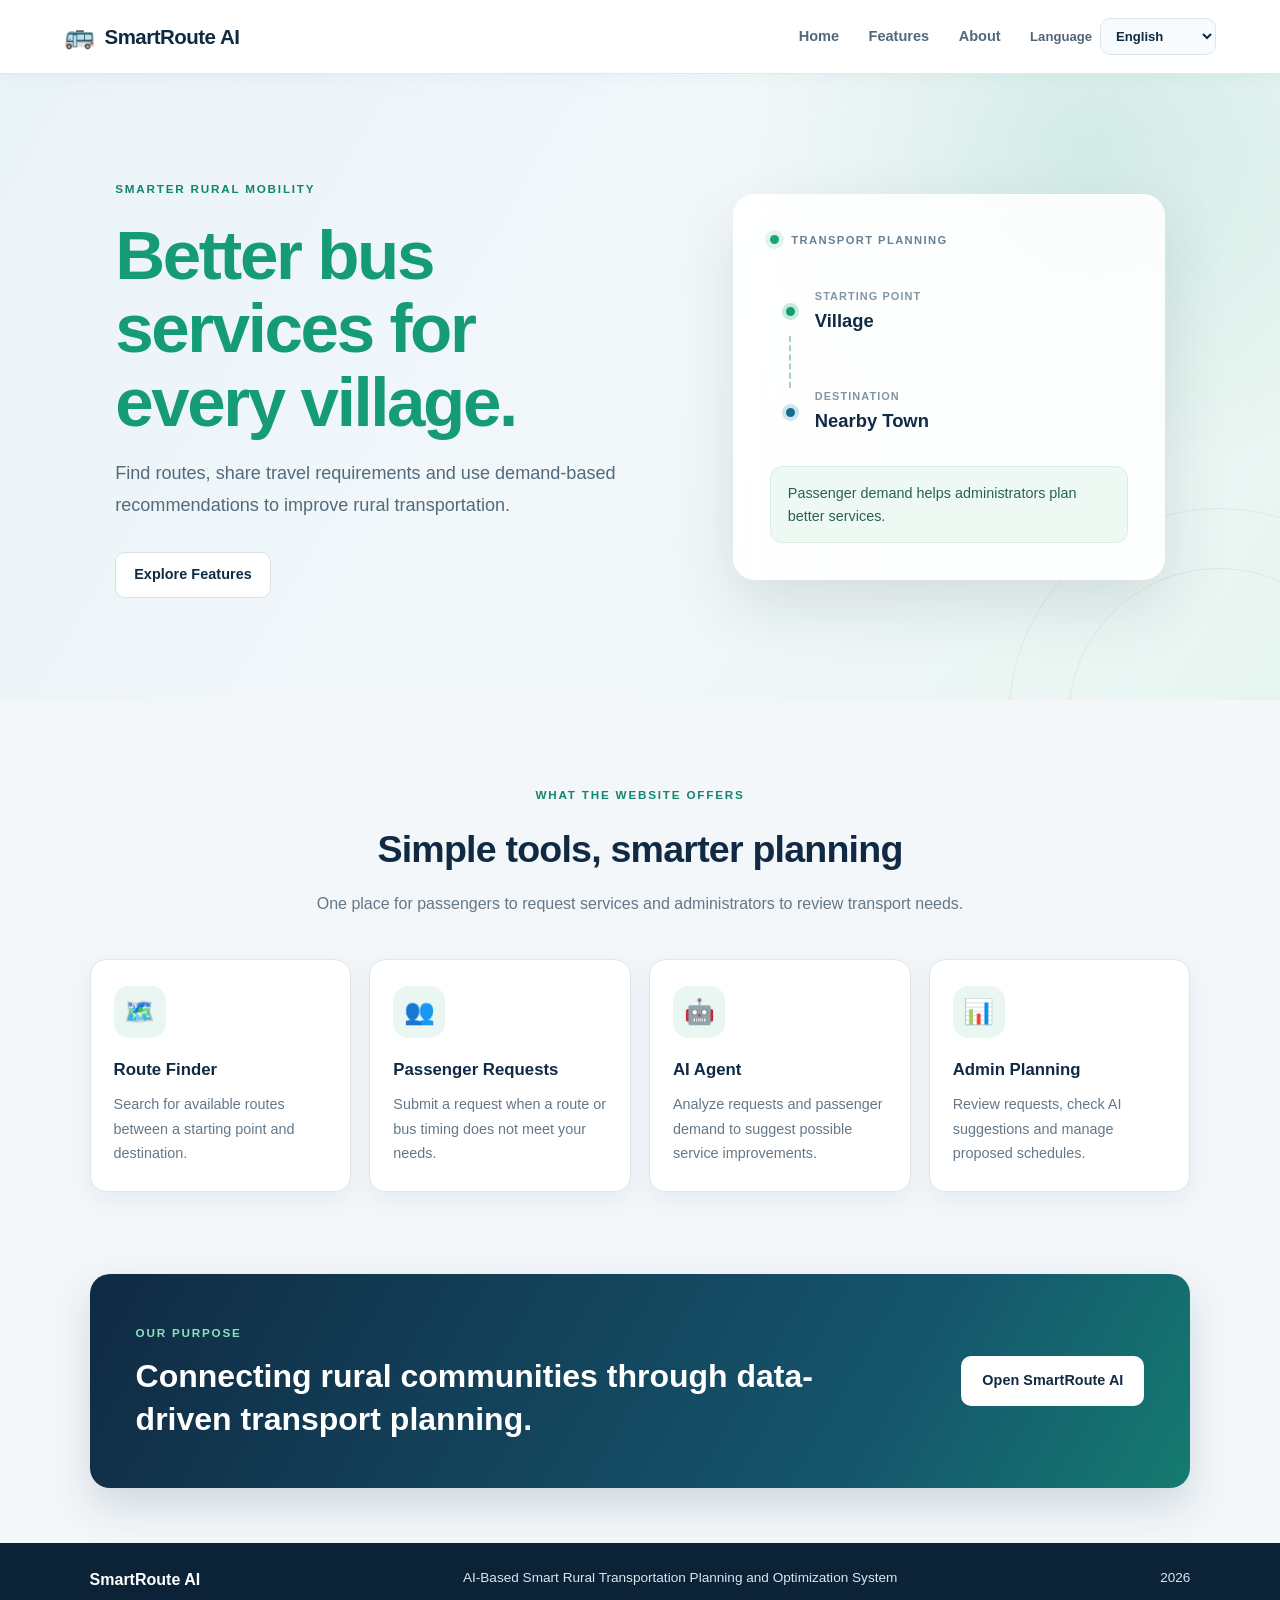
<file: index.html>
<!DOCTYPE html>
<html lang="en">
<head>
  <meta charset="UTF-8">
  <meta name="viewport" content="width=device-width, initial-scale=1.0">
  <meta name="description" content="SmartRoute AI helps improve rural transportation planning.">
  <title>SmartRoute AI | Rural Transportation</title>
  <link rel="stylesheet" href="css/style.css">
</head>
<body>
  <header class="site-header">
    <a class="brand" href="index.html"><span class="brand-icon">🚌</span> SmartRoute AI</a>
    <nav class="main-nav" aria-label="Main navigation">
      <a href="#home" data-i18n="navHome">Home</a>
      <a href="#features" data-i18n="navFeatures">Features</a>
      <a href="#about" data-i18n="navAbout">About</a>
      <label class="language-picker"><span data-i18n="languageLabel">Language</span>
        <select id="language-select" aria-label="Select language">
          <option value="en">English</option>
          <option value="ta">தமிழ்</option>
          <option value="te">తెలుగు</option>
          <option value="hi">हिन्दी</option>
          <option value="bn">বাংলা</option>
          <option value="mr">मराठी</option>
          <option value="gu">ગુજરાતી</option>
          <option value="kn">ಕನ್ನಡ</option>
          <option value="ml">മലയാളം</option>
          <option value="pa">ਪੰਜਾਬੀ</option>
          <option value="or">ଓଡ଼ିଆ</option>
          <option value="as">অসমীয়া</option>
          <option value="ur">اردو</option>
        </select>
      </label>
    </nav>
  </header>

  <main>
    <section class="hero" id="home">
      <div class="hero-copy">
        <span class="eyebrow" data-i18n="eyebrow">SMARTER RURAL MOBILITY</span>
        <h1><span data-i18n="heroTitle">Better bus services for</span> <span data-i18n="heroTitleAccent">every village.</span></h1>
        <p data-i18n="heroDescription">Find routes, share travel requirements and use demand-based recommendations to improve rural transportation.</p>
        <div class="hero-actions">
          <a class="button button-secondary" href="#features" data-i18n="explore">Explore Features</a>
        </div>
      </div>
      <div class="hero-panel">
        <div class="panel-top"><span class="live-dot"></span> <span data-i18n="panelTitle">TRANSPORT PLANNING</span></div>
        <div class="route-visual">
          <div class="route-point"><span class="point-dot"></span><div><small data-i18n="startingPoint">STARTING POINT</small><strong data-i18n="village">Village</strong></div></div>
          <div class="route-line"></div>
          <div class="route-point"><span class="point-dot point-end"></span><div><small data-i18n="destination">DESTINATION</small><strong data-i18n="nearbyTown">Nearby Town</strong></div></div>
        </div>
        <div class="panel-note" data-i18n="panelNote">Passenger demand helps administrators plan better services.</div>
      </div>
    </section>

    <section class="section" id="features">
      <div class="section-heading">
        <span class="eyebrow" data-i18n="featuresEyebrow">WHAT THE WEBSITE OFFERS</span>
        <h2 data-i18n="featuresTitle">Simple tools, smarter planning</h2>
        <p data-i18n="featuresDescription">One place for passengers to request services and administrators to review transport needs.</p>
      </div>
      <div class="feature-grid">
        <article class="feature-card"><div class="feature-icon">🗺️</div><h3 data-i18n="routeFinder">Route Finder</h3><p data-i18n="routeDescription">Search for available routes between a starting point and destination.</p></article>
        <article class="feature-card"><div class="feature-icon">👥</div><h3 data-i18n="passengerRequests">Passenger Requests</h3><p data-i18n="requestDescription">Submit a request when a route or bus timing does not meet your needs.</p></article>
        <article class="feature-card"><div class="feature-icon">🤖</div><h3 data-i18n="aiAgent">AI Agent</h3><p data-i18n="agentDescription">Analyze requests and passenger demand to suggest possible service improvements.</p></article>
        <article class="feature-card"><div class="feature-icon">📊</div><h3 data-i18n="adminPlanning">Admin Planning</h3><p data-i18n="adminDescription">Review requests, check AI suggestions and manage proposed schedules.</p></article>
      </div>
    </section>

    <section class="about-band" id="about">
      <div><span class="eyebrow" data-i18n="purposeEyebrow">OUR PURPOSE</span><h2 data-i18n="purposeTitle">Connecting rural communities through data-driven transport planning.</h2></div>
      <a class="button button-light" href="login.html" data-i18n="openApp">Open SmartRoute AI</a>
    </section>
  </main>

  <footer class="site-footer"><strong>SmartRoute AI</strong><span>AI-Based Smart Rural Transportation Planning and Optimization System</span></footer>
  <script src="js/main.js"></script>
</body>
</html>
</file>
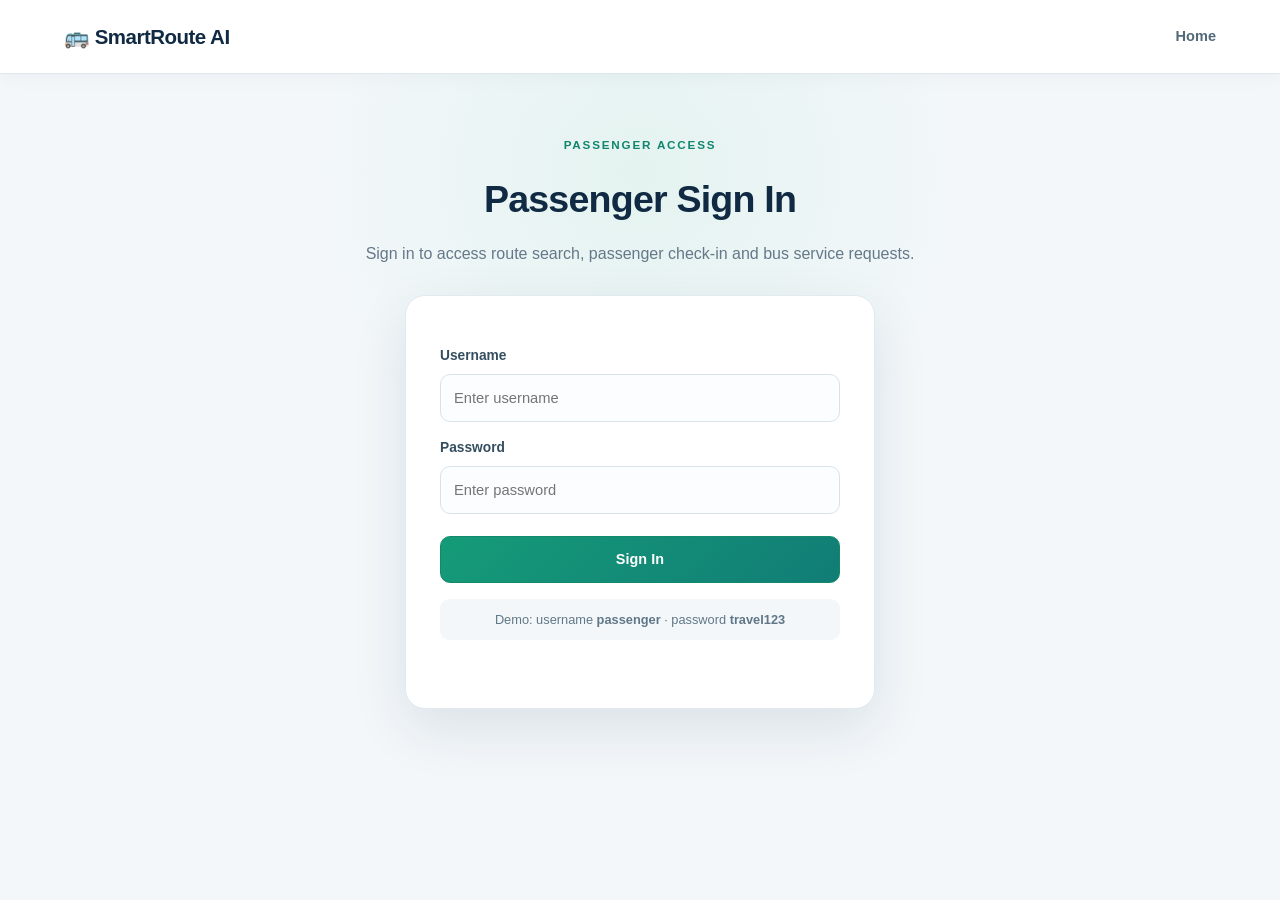
<file: login.html>
<!DOCTYPE html>
<html lang="en">
<head>
  <meta charset="UTF-8">
  <meta name="viewport" content="width=device-width, initial-scale=1.0">
  <title>Passenger Login | SmartRoute AI</title>
  <link rel="stylesheet" href="css/style.css">
</head>
<body>
  <header class="site-header">
    <a class="brand" href="index.html">🚌 SmartRoute AI</a>
    <nav class="main-nav"><a href="index.html">Home</a></nav>
  </header>
  <main class="section login-section">
    <div class="section-heading">
      <span class="eyebrow">PASSENGER ACCESS</span>
      <h2>Passenger Sign In</h2>
      <p>Sign in to access route search, passenger check-in and bus service requests.</p>
    </div>
    <section class="login-card">
      <label for="passenger-username">Username</label>
      <input id="passenger-username" type="text" placeholder="Enter username" autocomplete="username">
      <label for="passenger-password">Password</label>
      <input id="passenger-password" type="password" placeholder="Enter password" autocomplete="current-password">
      <button class="button button-primary full-button" type="button" onclick="passengerLogin()">Sign In</button>
      <p class="demo-note">Demo: username <strong>passenger</strong> · password <strong>travel123</strong></p>
      <p id="login-error" class="form-message" aria-live="polite"></p>
    </section>
  </main>
  <script src="js/api-config.js"></script>
  <script src="js/login.js"></script>
</body>
</html>
</file>
<file: css/style.css>
:root {
  --navy: #12345a;
  --blue: #1f5f91;
  --green: #16845b;
  --ink: #1d2b3a;
  --muted: #667789;
  --surface: #ffffff;
  --background: #f4f8fb;
  --border: #e1e9ef;
}
* { box-sizing: border-box; margin: 0; padding: 0; }
html { scroll-behavior: smooth; }
body { font-family: Arial, Helvetica, sans-serif; color: var(--ink); background: var(--background); line-height: 1.6; }
a { color: inherit; text-decoration: none; }
.site-header { min-height: 76px; padding: 16px 7%; display: flex; align-items: center; justify-content: space-between; gap: 24px; background: var(--surface); border-bottom: 1px solid var(--border); }
.brand { display: flex; align-items: center; gap: 10px; color: var(--navy); font-size: 1.35rem; font-weight: 800; }
.brand-icon { font-size: 1.6rem; }
.main-nav { display: flex; align-items: center; gap: 28px; color: #526477; font-size: .95rem; }
.main-nav a:hover { color: var(--green); }
.nav-button { padding: 10px 18px; border-radius: 8px; color: white !important; background: var(--green); }
.hero { min-height: 510px; padding: 76px 9%; display: grid; grid-template-columns: 1.15fr .85fr; align-items: center; gap: 55px; background: linear-gradient(120deg, #eaf4fb, #e9f7ef); }
.eyebrow { color: var(--green); font-size: .75rem; font-weight: 800; letter-spacing: 1.5px; }
.hero h1 { max-width: 650px; margin: 16px 0; color: var(--navy); font-size: clamp(2.5rem, 5vw, 4.2rem); line-height: 1.1; }
.hero h1 span { color: var(--green); }
.hero-copy > p { max-width: 580px; color: var(--muted); font-size: 1.08rem; }
.hero-actions { display: flex; flex-wrap: wrap; gap: 12px; margin-top: 28px; }
.button { display: inline-flex; justify-content: center; align-items: center; padding: 12px 21px; border: 1px solid transparent; border-radius: 8px; font-weight: 700; cursor: pointer; }
.button-primary { color: white; background: var(--green); }
.button-primary:hover, .nav-button:hover { background: #106b49; }
.button-secondary { color: var(--navy); background: white; border-color: var(--border); }
.hero-panel { padding: 28px; border: 1px solid #dce8e3; border-radius: 18px; background: rgba(255,255,255,.92); box-shadow: 0 18px 45px rgba(27,65,86,.10); }
.panel-top { color: var(--muted); font-size: .75rem; font-weight: 800; letter-spacing: 1px; }
.live-dot { display: inline-block; width: 9px; height: 9px; margin-right: 8px; border-radius: 50%; background: #22a06b; }
.route-visual { padding: 35px 12px 25px; }
.route-point { display: flex; align-items: center; gap: 14px; }
.point-dot { width: 15px; height: 15px; border: 4px solid #b8e6d0; border-radius: 50%; background: var(--green); }
.point-end { border-color: #c8ddf0; background: var(--blue); }
.route-point small { display: block; color: #8795a2; font-size: .68rem; letter-spacing: 1px; }
.route-point strong { color: var(--navy); font-size: 1.1rem; }
.route-line { height: 45px; margin-left: 7px; border-left: 2px dashed #9ab9aa; }
.panel-note { padding: 15px; border-radius: 9px; color: #426352; background: #eff8f2; font-size: .9rem; }
.section { padding: 75px 7%; }
.section-heading { max-width: 700px; margin: 0 auto 35px; text-align: center; }
.section-heading h2 { margin: 10px 0; color: var(--navy); font-size: 2rem; }
.section-heading p { color: var(--muted); }
.feature-grid { display: grid; grid-template-columns: repeat(4, 1fr); gap: 18px; }
.feature-card { padding: 25px; border: 1px solid var(--border); border-radius: 13px; background: white; box-shadow: 0 7px 20px rgba(30,60,80,.04); }
.feature-icon { margin-bottom: 12px; font-size: 1.8rem; }
.feature-card h3 { margin-bottom: 8px; color: var(--navy); }
.feature-card p { color: var(--muted); font-size: .92rem; }
.about-band { padding: 42px 9%; display: flex; align-items: center; justify-content: space-between; gap: 30px; color: white; background: var(--navy); }
.about-band h2 { max-width: 720px; margin-top: 8px; font-size: 1.7rem; }
.about-band .eyebrow { color: #9be0bf; }
.button-light { flex-shrink: 0; color: var(--navy); background: white; }
.site-footer { padding: 23px 7%; display: flex; justify-content: space-between; gap: 15px; color: #dbe6ef; background: #0d2948; font-size: .85rem; }
@media (max-width: 850px) { .hero { grid-template-columns: 1fr; gap: 35px; } .feature-grid { grid-template-columns: repeat(2, 1fr); } }
@media (max-width: 600px) { .site-header { flex-direction: column; } .main-nav { flex-wrap: wrap; justify-content: center; gap: 15px; } .hero { padding: 55px 7%; } .feature-grid { grid-template-columns: 1fr; } .about-band, .site-footer { flex-direction: column; align-items: flex-start; } }

/* Passenger login module */
.login-section { padding-top: 55px; }
.login-card { width: min(100%, 520px); margin: 0 auto; padding: 30px; border: 1px solid var(--border); border-radius: 16px; background: white; box-shadow: 0 12px 35px rgba(30,60,80,.08); }
.assistant-icon { width: 58px; height: 58px; display: grid; place-items: center; margin: 0 auto 12px; border-radius: 16px; background: #eaf7f0; font-size: 1.8rem; }
.login-card > h3 { margin-bottom: 5px; color: var(--navy); text-align: center; }
.muted-text { margin: 0 0 20px; color: var(--muted); text-align: center; font-size: .9rem; }
.login-card label { display: block; margin: 14px 0 6px; color: var(--ink); font-size: .9rem; font-weight: 700; }
.login-card input, .login-card textarea { width: 100%; padding: 12px 13px; border: 1px solid var(--border); border-radius: 8px; color: var(--ink); background: #fbfdfe; font: inherit; resize: vertical; }
.login-card input:focus, .login-card textarea:focus { outline: 2px solid #b8e6d0; border-color: var(--green); }
.full-button { width: 100%; margin-top: 15px; }
.form-message { min-height: 22px; margin-top: 12px; font-size: .9rem; }
.success-message { color: var(--green); }
.error-message { color: #b54735; }
.credentials-box { margin-top: 24px; padding-top: 22px; border-top: 1px solid var(--border); }
.credentials-box h3 { color: var(--navy); }
.credentials-box .muted-text { margin: 5px 0 14px; text-align: left; }
.demo-note { margin-top: 12px; color: var(--muted); font-size: .82rem; text-align: center; }
[hidden] { display: none !important; }
@media (max-width: 600px) { .login-card { padding: 22px; } }


/* Passenger dashboard */
.dashboard-section { padding-top: 45px; }
.dashboard-welcome { display: flex; align-items: center; justify-content: space-between; gap: 20px; margin-bottom: 30px; padding: 30px 35px; border-radius: 16px; background: linear-gradient(120deg, #eaf4fb, #e9f7ef); }
.dashboard-welcome h1 { margin: 8px 0; color: var(--navy); font-size: clamp(1.8rem, 4vw, 2.5rem); }
.dashboard-welcome p { color: var(--muted); }
.welcome-icon { font-size: 3.4rem; }
.dashboard-grid { display: grid; grid-template-columns: repeat(2, minmax(0, 1fr)); gap: 20px; }
.dashboard-card { padding: 25px; border: 1px solid var(--border); border-radius: 14px; background: white; box-shadow: 0 7px 20px rgba(30,60,80,.04); }
.card-heading { display: flex; align-items: flex-start; gap: 13px; margin-bottom: 18px; }
.card-heading > span { font-size: 1.7rem; }
.card-heading h2 { color: var(--navy); font-size: 1.25rem; }
.card-heading p { color: var(--muted); font-size: .88rem; }
.dashboard-card label { display: block; margin: 12px 0 5px; font-size: .9rem; font-weight: 700; }
.dashboard-card input, .dashboard-card select, .dashboard-card textarea { width: 100%; padding: 11px 12px; border: 1px solid var(--border); border-radius: 8px; background: #fbfdfe; color: var(--ink); font: inherit; }
.dashboard-card input:focus, .dashboard-card select:focus, .dashboard-card textarea:focus { outline: 2px solid #b8e6d0; border-color: var(--green); }
.result-area { margin-top: 18px; }
.route-result, .request-result { margin-top: 12px; padding: 15px; border: 1px solid var(--border); border-radius: 10px; background: #fbfdfe; }
.route-result h3 { margin: 8px 0 4px; color: var(--navy); }
.route-result p, .request-result p { margin-top: 5px; font-size: .9rem; }
.status-pill { display: inline-block; padding: 4px 9px; border-radius: 20px; font-size: .72rem; font-weight: 800; }
.status-available, .status-approved { color: #126b49; background: #e4f5ec; }
.status-pending { color: #8a5a12; background: #fff3d9; }
.status-rejected { color: #a33b32; background: #fdebea; }
.small-note { color: var(--muted); font-size: .8rem !important; }
.request-top { display: flex; align-items: center; justify-content: space-between; gap: 10px; }
.admin-note { color: var(--green); }
.demo-warning { margin-top: 24px; padding: 14px 16px; border-radius: 9px; color: #775b20; background: #fff6df; font-size: .86rem; }
@media (max-width: 850px) { .dashboard-grid { grid-template-columns: 1fr; } }
@media (max-width: 600px) { .dashboard-welcome { padding: 23px; } .welcome-icon { font-size: 2.4rem; } .dashboard-card { padding: 20px; } }


/* Interactive passenger route map */
.map-title { margin-top: 22px; color: var(--navy); font-size: 1.05rem; }
#route-map { width: 100%; height: 330px; margin-top: 10px; border: 1px solid var(--border); border-radius: 10px; z-index: 1; }
.map-message { margin-top: 8px; }


/* Admin dashboard */
.admin-section { padding-top: 45px; }
.admin-stat-grid { display: grid; grid-template-columns: repeat(4, minmax(0, 1fr)); gap: 15px; margin-bottom: 22px; }
.admin-stat { padding: 20px; border: 1px solid var(--border); border-radius: 12px; background: white; }
.admin-stat span { display: block; color: var(--muted); font-size: .88rem; }
.admin-stat strong { display: block; margin-top: 5px; color: var(--navy); font-size: 2rem; }
.admin-panel-card { margin-top: 20px; }
.admin-request-card { margin: 12px 0; padding: 18px; border: 1px solid var(--border); border-radius: 10px; background: #fbfdfe; }
.admin-request-card h3 { margin-top: 9px; color: var(--navy); }
.admin-request-card p { margin-top: 6px; font-size: .9rem; }
.admin-request-card label { display: block; margin-top: 12px; font-size: .88rem; font-weight: 700; }
.admin-request-card textarea { width: 100%; padding: 10px; border: 1px solid var(--border); border-radius: 8px; font: inherit; }
.admin-actions { display: flex; gap: 10px; margin-top: 12px; }
.button-danger { color: white; background: #b54735; }
.demand-row { display: flex; justify-content: space-between; align-items: center; gap: 12px; padding: 14px 0; border-bottom: 1px solid var(--border); }
.demand-count { color: var(--green); font-weight: 800; white-space: nowrap; }
@media (max-width: 850px) { .admin-stat-grid { grid-template-columns: repeat(2, minmax(0, 1fr)); } }
@media (max-width: 500px) { .admin-stat-grid { grid-template-columns: 1fr 1fr; } .admin-stat { padding: 14px; } .admin-stat strong { font-size: 1.5rem; } .demand-row { align-items: flex-start; flex-direction: column; } }


/* CSV demand prediction and recommendation agent */
.dataset-metrics { display: grid; grid-template-columns: repeat(3, minmax(0, 1fr)); gap: 12px; margin: 12px 0; }
.dataset-metrics > div { padding: 16px; border: 1px solid var(--border); border-radius: 9px; background: #f8fbfd; }
.dataset-metrics strong { display: block; color: var(--navy); font-size: 1.5rem; }
.dataset-metrics span { color: var(--muted); font-size: .82rem; }
.agent-card { margin: 12px 0; padding: 17px; border: 1px solid var(--border); border-left: 4px solid var(--green); border-radius: 10px; background: #fbfefd; }
.agent-card p { margin-top: 7px; font-size: .9rem; }
.agent-action { padding: 10px; border-radius: 7px; color: #285c43; background: #eaf7ef; }
@media (max-width: 600px) { .dataset-metrics { grid-template-columns: 1fr; } }


/* Admin passenger demand charts */
.chart-grid { display: grid; grid-template-columns: minmax(0, 1.4fr) minmax(0, 1fr); gap: 20px; margin-top: 12px; }
.chart-panel { min-width: 0; padding: 18px; border: 1px solid var(--border); border-radius: 10px; background: #fbfdfe; }
.chart-panel h3 { margin-bottom: 12px; color: var(--navy); font-size: 1rem; }
.chart-panel canvas { width: 100% !important; height: 280px !important; }
@media (max-width: 750px) { .chart-grid { grid-template-columns: 1fr; } }


/* Schedule optimization proposals */
.schedule-card { margin: 12px 0; padding: 18px; border: 1px solid var(--border); border-left: 4px solid var(--blue); border-radius: 10px; background: #fbfdff; }
.schedule-card p { margin-top: 7px; font-size: .9rem; }
.schedule-card label { display: block; margin-top: 12px; font-size: .88rem; font-weight: 700; }
.schedule-card textarea { width: 100%; padding: 10px; border: 1px solid var(--border); border-radius: 8px; font: inherit; }


/* Home navigation language selector */
.language-picker { display: inline-flex; align-items: center; gap: 7px; color: #526477; font-size: .88rem; font-weight: 700; }
.language-picker select { max-width: 125px; padding: 8px 10px; border: 1px solid var(--border); border-radius: 8px; color: var(--navy); background: white; font: inherit; cursor: pointer; }
.language-picker select:focus { outline: 2px solid #b8e6d0; border-color: var(--green); }
@media (max-width: 600px) { .language-picker { justify-content: center; } }

@media (max-width:760px){.site-header{flex-wrap:wrap}.main-nav{flex-wrap:wrap;gap:12px}}


/* Route Finder live location autocomplete */
.location-autocomplete { position: relative; width: 100%; }
.location-autocomplete input { display: block; }
.autocomplete-suggestions {
  position: absolute;
  top: calc(100% + 4px);
  left: 0;
  right: 0;
  z-index: 20;
  max-height: 250px;
  overflow-y: auto;
  border: 1px solid var(--border);
  border-radius: 9px;
  background: #fff;
  box-shadow: 0 10px 25px rgba(20, 45, 65, .14);
}
.autocomplete-option {
  display: block;
  width: 100%;
  padding: 10px 12px;
  border: 0;
  border-bottom: 1px solid var(--border);
  color: var(--ink);
  background: #fff;
  text-align: left;
  font: inherit;
  font-size: .86rem;
  cursor: pointer;
}
.autocomplete-option:last-child { border-bottom: 0; }
.autocomplete-option:hover, .autocomplete-option:focus {
  outline: none;
  background: #eaf7ef;
}
.autocomplete-message { padding: 11px 12px; color: var(--muted); font-size: .84rem; }


.bus-assignment-form { margin-top: 14px; padding: 14px; border: 1px solid var(--border); border-radius: 9px; background: #f5fafc; }
.bus-assignment-form label { display: block; margin: 8px 0 4px; font-size: .88rem; font-weight: 700; }
.bus-assignment-form input { width: 100%; padding: 10px 11px; border: 1px solid var(--border); border-radius: 7px; font: inherit; }
.bus-assignment-form .button { margin-top: 12px; }


/* Pan-India GTFS timetable and live bus results */
.india-bus-results { margin-top: 18px; padding-top: 16px; border-top: 1px solid var(--border); }
.india-bus-results > h3 { margin-bottom: 6px; color: var(--navy); font-size: 1.1rem; }
.india-bus-card { margin: 12px 0; padding: 15px; border: 1px solid var(--border); border-left: 4px solid var(--green); border-radius: 10px; background: #fbfefd; }
.india-bus-card h4 { margin: 9px 0 5px; color: var(--navy); font-size: 1rem; }
.india-bus-card p { margin-top: 5px; font-size: .88rem; overflow-wrap: anywhere; }
.india-bus-top { display: flex; align-items: center; justify-content: space-between; gap: 10px; flex-wrap: wrap; }
.india-bus-card a { color: var(--blue); text-decoration: underline; }


/* Passenger portal sidebar layout */
.passenger-layout { display: grid; grid-template-columns: 250px minmax(0, 1fr); gap: 26px; align-items: start; }
.dashboard-sidebar { position: sticky; top: 18px; align-self: start; min-height: 620px; padding: 20px 14px; border: 1px solid var(--border); border-radius: 16px; background: linear-gradient(180deg, #12345a 0%, #17466b 100%); color: #fff; box-shadow: 0 12px 28px rgba(18,52,90,.14); }
.sidebar-brand { display: flex; align-items: center; gap: 11px; padding: 4px 8px 20px; border-bottom: 1px solid rgba(255,255,255,.18); }
.sidebar-brand > span { display: grid; width: 42px; height: 42px; place-items: center; border-radius: 12px; background: rgba(255,255,255,.14); font-size: 1.35rem; }
.sidebar-brand strong, .sidebar-brand small { display: block; }
.sidebar-brand strong { font-size: 1rem; letter-spacing: .2px; }
.sidebar-brand small { margin-top: 2px; color: #c8d9e8; font-size: .72rem; }
.sidebar-nav { display: grid; gap: 6px; margin-top: 18px; }
.sidebar-link { display: flex; align-items: center; gap: 11px; padding: 11px 12px; border: 1px solid transparent; border-radius: 9px; color: #e5eef6; font-size: .88rem; font-weight: 600; transition: background .18s ease, border-color .18s ease, transform .18s ease; }
.sidebar-link span { width: 22px; text-align: center; font-size: 1rem; }
.sidebar-link:hover { transform: translateX(2px); border-color: rgba(255,255,255,.16); background: rgba(255,255,255,.10); color: #fff; }
.sidebar-link.active { color: #12345a; background: #fff; box-shadow: 0 5px 14px rgba(0,0,0,.12); }
.sidebar-help { margin: 28px 5px 0; padding: 13px; border: 1px solid rgba(255,255,255,.16); border-radius: 10px; background: rgba(255,255,255,.08); }
.sidebar-help strong { font-size: .82rem; }
.sidebar-help p { margin-top: 5px; color: #d4e2ed; font-size: .74rem; line-height: 1.5; }
.passenger-main-content { min-width: 0; }
.passenger-main-content .dashboard-welcome { margin-bottom: 22px; }
.passenger-main-content .dashboard-grid { grid-template-columns: repeat(2, minmax(0, 1fr)); }
.passenger-main-content .dashboard-card { min-width: 0; scroll-margin-top: 20px; }
.passenger-main-content #route-results, .passenger-main-content #route-map-section { scroll-margin-top: 20px; }
@media (max-width: 1050px) {
  .passenger-layout { grid-template-columns: 210px minmax(0, 1fr); gap: 16px; }
  .dashboard-sidebar { padding: 16px 10px; }
  .passenger-main-content .dashboard-grid { grid-template-columns: 1fr; }
}
@media (max-width: 720px) {
  .passenger-layout { grid-template-columns: 1fr; }
  .dashboard-sidebar { position: static; min-height: 0; padding: 14px; }
  .sidebar-brand { padding-bottom: 12px; }
  .sidebar-nav { display: flex; gap: 7px; margin-top: 12px; padding-bottom: 4px; overflow-x: auto; scrollbar-width: thin; }
  .sidebar-link { flex: 0 0 auto; padding: 9px 11px; white-space: nowrap; font-size: .8rem; }
  .sidebar-help { display: none; }
}


/* Sidebar navigation behaves like page tabs: only the selected content is visible. */
.sidebar-page[hidden] { display: none !important; }
.passenger-main-content .sidebar-page { width: 100%; }


/* =========================================================
   SMARTROUTE AI — COMPLETE WEBSITE VISUAL REFRESH
   Consistent responsive design for home, login, passenger
   and admin pages. Existing IDs and application behavior
   are intentionally preserved.
   ========================================================= */
:root {
  --navy: #102a43;
  --blue: #176b87;
  --green: #159b78;
  --ink: #172b3a;
  --muted: #647889;
  --surface: #ffffff;
  --background: #f3f7fa;
  --border: #dce6ec;
  --shadow-soft: 0 8px 24px rgba(16,42,67,.06);
  --shadow-card: 0 14px 34px rgba(16,42,67,.08);
}
html { scroll-behavior: smooth; scroll-padding-top: 90px; }
body {
  min-height: 100vh;
  color: var(--ink);
  background: #f3f7fa;
  font-family: Inter, "Segoe UI", Roboto, Arial, sans-serif;
  font-size: 15px;
  line-height: 1.65;
  -webkit-font-smoothing: antialiased;
}
::selection { color: #fff; background: #176b87; }
a { transition: color .2s ease, background .2s ease, border-color .2s ease, transform .2s ease; }
button, input, select, textarea { font: inherit; }
button { transition: transform .18s ease, box-shadow .18s ease, background .18s ease; }
button:focus-visible, a:focus-visible, input:focus-visible, select:focus-visible, textarea:focus-visible {
  outline: 3px solid rgba(23,107,135,.24);
  outline-offset: 2px;
}

/* Shared top navigation */
.site-header {
  position: sticky;
  top: 0;
  z-index: 50;
  min-height: 74px;
  padding: 13px clamp(20px, 5vw, 76px);
  background: rgba(255,255,255,.94);
  border-bottom: 1px solid rgba(220,230,236,.9);
  box-shadow: 0 4px 18px rgba(16,42,67,.035);
  backdrop-filter: blur(14px);
}
.brand { color: var(--navy); font-size: 1.28rem; font-weight: 850; letter-spacing: -.5px; }
.brand:hover { color: var(--blue); }
.brand-icon { font-size: 1.55rem; }
.main-nav { gap: clamp(12px, 2.3vw, 30px); color: #53697a; font-size: .91rem; font-weight: 650; }
.main-nav a { padding: 7px 0; }
.main-nav a:hover { color: var(--green); }
.language-picker { gap: 8px; font-size: .82rem; font-weight: 700; }
.language-picker select {
  max-width: 135px;
  padding: 9px 30px 9px 11px;
  border: 1px solid var(--border);
  border-radius: 10px;
  color: var(--navy);
  background: #f8fbfd;
  cursor: pointer;
}

/* Buttons */
.button {
  min-height: 43px;
  padding: 10px 18px;
  border-radius: 10px;
  font-size: .9rem;
  font-weight: 750;
  letter-spacing: .05px;
}
.button:hover { transform: translateY(-1px); box-shadow: 0 7px 16px rgba(16,42,67,.12); }
.button-primary {
  color: #fff;
  border-color: #128968;
  background: linear-gradient(135deg, #159b78, #117d76);
}
.button-primary:hover { background: linear-gradient(135deg, #118a6b, #0e6e69); }
.button-secondary { color: var(--navy); border-color: #d7e3e9; background: #fff; }
.button-secondary:hover { color: var(--blue); border-color: #9fc5d2; background: #f7fbfd; }
.button-danger { border-radius: 9px; }

/* Home page */
.hero {
  position: relative;
  isolation: isolate;
  min-height: 540px;
  padding: clamp(58px, 8vw, 105px) clamp(24px, 9vw, 140px);
  grid-template-columns: minmax(0,1.1fr) minmax(300px,.9fr);
  gap: clamp(35px, 7vw, 90px);
  overflow: hidden;
  background:
    radial-gradient(circle at 85% 12%, rgba(21,155,120,.13), transparent 28%),
    linear-gradient(120deg, #eaf3f8 0%, #f3f8fa 52%, #e7f5f0 100%);
}
.hero::before, .hero::after {
  position: absolute;
  z-index: -1;
  content: "";
  border: 1px solid rgba(23,107,135,.09);
  border-radius: 50%;
}
.hero::before { width: 420px; height: 420px; right: -150px; bottom: -230px; }
.hero::after { width: 300px; height: 300px; right: -90px; bottom: -170px; }
.eyebrow { color: #11856f; font-size: .73rem; font-weight: 850; letter-spacing: 1.8px; }
.hero h1 {
  max-width: 680px;
  margin: 18px 0;
  color: var(--navy);
  font-size: clamp(2.65rem, 5.4vw, 4.65rem);
  font-weight: 850;
  letter-spacing: -2.4px;
  line-height: 1.06;
}
.hero h1 span { color: #159b78; }
.hero-copy > p { max-width: 590px; color: #526a7b; font-size: clamp(1rem, 1.5vw, 1.13rem); line-height: 1.8; }
.hero-actions { margin-top: 30px; }
.hero-panel {
  padding: clamp(24px, 3vw, 36px);
  border: 1px solid rgba(255,255,255,.9);
  border-radius: 22px;
  background: rgba(255,255,255,.88);
  box-shadow: 0 24px 65px rgba(16,42,67,.12);
  backdrop-filter: blur(12px);
}
.panel-top { color: #668092; font-size: .7rem; font-weight: 850; letter-spacing: 1.4px; }
.live-dot { width: 9px; height: 9px; background: #16a47d; box-shadow: 0 0 0 5px rgba(22,164,125,.12); }
.route-visual { padding: 38px 12px 30px; }
.route-point { gap: 16px; }
.point-dot { width: 17px; height: 17px; border-width: 4px; border-color: #c4ecdc; }
.point-end { border-color: #cce5ee; background: #176b87; }
.route-point small { color: #8295a3; font-weight: 800; letter-spacing: 1.1px; }
.route-point strong { color: var(--navy); font-size: 1.15rem; }
.route-line { height: 52px; border-color: #a8cfc1; }
.panel-note { padding: 15px 17px; border: 1px solid #d8eee5; border-radius: 12px; color: #27634f; background: #eff9f4; line-height: 1.55; }
.section { padding: clamp(48px, 7vw, 82px) clamp(20px, 7vw, 100px); }
.section-heading { max-width: 760px; margin-bottom: 42px; }
.section-heading h2 { margin: 11px 0; color: var(--navy); font-size: clamp(1.75rem, 3vw, 2.35rem); font-weight: 820; letter-spacing: -.8px; }
.section-heading p { color: var(--muted); font-size: 1rem; }
.feature-grid { grid-template-columns: repeat(4, minmax(0,1fr)); gap: 18px; }
.feature-card {
  position: relative;
  padding: 26px 23px;
  border: 1px solid var(--border);
  border-radius: 16px;
  background: #fff;
  box-shadow: var(--shadow-soft);
  transition: transform .22s ease, box-shadow .22s ease, border-color .22s ease;
}
.feature-card:hover { transform: translateY(-5px); border-color: #b7d8d6; box-shadow: var(--shadow-card); }
.feature-icon {
  display: grid;
  width: 52px;
  height: 52px;
  place-items: center;
  margin-bottom: 18px;
  border-radius: 15px;
  background: #eaf6f2;
  font-size: 1.55rem;
}
.feature-card h3 { margin-bottom: 8px; color: var(--navy); font-size: 1.05rem; font-weight: 800; }
.feature-card p { color: var(--muted); font-size: .9rem; line-height: 1.7; }
.about-band {
  margin: 0 clamp(20px, 7vw, 100px) 55px;
  padding: clamp(28px, 4vw, 46px);
  border-radius: 20px;
  background: linear-gradient(120deg, #102a43, #15566d 72%, #147b70);
  box-shadow: 0 18px 40px rgba(16,42,67,.15);
}
.about-band .eyebrow { color: #8ee0c0; }
.about-band h2 { margin-top: 10px; color: #fff; font-size: clamp(1.35rem, 2.6vw, 2rem); line-height: 1.35; }
.button-light { min-height: 45px; padding: 12px 20px; border-radius: 10px; color: var(--navy); font-weight: 800; }
.site-footer { padding: 24px clamp(20px, 7vw, 100px); color: #d9e7ee; background: #0c2236; font-size: .85rem; }
.site-footer strong { color: #fff; font-size: 1rem; }

/* Login and admin sign-in */
.login-section { min-height: calc(100vh - 74px); padding-top: 58px; background: radial-gradient(circle at 50% 12%, #e4f3f0, transparent 34%); }
.login-section .section-heading { margin-bottom: 28px; }
.login-card {
  width: min(100%, 470px);
  padding: 34px;
  border: 1px solid #e1eaf0;
  border-radius: 20px;
  background: #fff;
  box-shadow: 0 20px 55px rgba(16,42,67,.10);
}
.login-card > h3 { color: var(--navy); font-size: 1.35rem; font-weight: 820; }
.assistant-icon { width: 60px; height: 60px; border-radius: 17px; color: #126e69; background: #e7f5ef; }
.login-card label, .dashboard-card label { margin: 15px 0 6px; color: #344e60; font-size: .86rem; font-weight: 750; }
.login-card input, .login-card textarea,
.dashboard-card input, .dashboard-card select, .dashboard-card textarea {
  min-height: 45px;
  padding: 11px 13px;
  border: 1px solid #d8e3e9;
  border-radius: 10px;
  color: var(--ink);
  background: #fbfdfe;
  font-size: .92rem;
  transition: border-color .2s ease, box-shadow .2s ease, background .2s ease;
}
.login-card input:focus, .login-card textarea:focus,
.dashboard-card input:focus, .dashboard-card select:focus, .dashboard-card textarea:focus {
  outline: none;
  border-color: #55a99b;
  background: #fff;
  box-shadow: 0 0 0 4px rgba(21,155,120,.10);
}
.login-card .full-button { min-height: 47px; margin-top: 22px; }
.demo-note { margin-top: 16px; padding: 10px 12px; border-radius: 9px; color: #607787; background: #f3f7fa; font-size: .8rem; text-align: center; }
.credentials-box { border-color: var(--border); }
.muted-text { color: var(--muted); }

/* Shared dashboard frame */
.dashboard-section, .admin-section { padding: 30px clamp(18px, 4vw, 58px) 60px; }
#cloud-status { display: inline-flex; align-items: center; gap: 7px; margin: 0 0 18px; padding: 7px 12px; border: 1px solid #dce9ed; border-radius: 30px; color: #567080; background: #fff; font-size: .76rem !important; }
.dashboard-welcome {
  position: relative;
  overflow: hidden;
  margin-bottom: 25px;
  padding: clamp(24px, 3vw, 36px);
  border: 1px solid #dcebe9;
  border-radius: 18px;
  background: linear-gradient(115deg, #e9f3f8 0%, #f5fafb 58%, #e7f6ef 100%);
}
.dashboard-welcome h1 { color: var(--navy); font-size: clamp(1.7rem, 3vw, 2.35rem); font-weight: 850; letter-spacing: -.8px; }
.dashboard-welcome p { max-width: 760px; color: #5c7383; }
.welcome-icon { display: grid; width: 72px; height: 72px; flex: 0 0 72px; place-items: center; border: 1px solid rgba(255,255,255,.9); border-radius: 20px; background: rgba(255,255,255,.72); box-shadow: var(--shadow-soft); font-size: 2.25rem; }
.dashboard-grid { gap: 20px; }
.dashboard-card {
  padding: clamp(20px, 2.4vw, 28px);
  border: 1px solid #e0e9ee;
  border-radius: 16px;
  background: #fff;
  box-shadow: var(--shadow-soft);
  transition: box-shadow .2s ease, border-color .2s ease;
}
.dashboard-card:hover { border-color: #d2e2e8; box-shadow: 0 12px 28px rgba(16,42,67,.075); }
.card-heading { align-items: center; gap: 14px; margin-bottom: 21px; }
.card-heading > span {
  display: grid;
  width: 45px;
  height: 45px;
  flex: 0 0 45px;
  place-items: center;
  border-radius: 13px;
  background: #eaf5f2;
  font-size: 1.35rem;
}
.card-heading h2 { color: var(--navy); font-size: 1.13rem; font-weight: 820; letter-spacing: -.25px; }
.card-heading p { margin-top: 2px; color: #718493; font-size: .82rem; line-height: 1.5; }
.dashboard-card .full-button { min-height: 46px; margin-top: 20px; }
.result-area { margin-top: 16px; }
.route-result, .request-result, .india-bus-card, .schedule-card, .admin-request-card {
  padding: 17px;
  border: 1px solid #e1eaf0;
  border-radius: 12px;
  background: #fbfdfe;
  box-shadow: 0 4px 12px rgba(16,42,67,.035);
}
.route-result h3, .india-bus-card h4, .admin-request-card h3 { color: var(--navy); font-weight: 800; }
.india-bus-card { border-left: 4px solid var(--green); }
.india-bus-card a { color: #126d8b; font-weight: 700; }
.request-result p, .route-result p, .india-bus-card p, .schedule-card p, .admin-request-card p { color: #5d7180; line-height: 1.6; }
.status-pill { padding: 5px 10px; border-radius: 30px; font-size: .7rem; letter-spacing: .25px; }
.status-available, .status-approved { color: #087453; background: #e3f6ed; }
.status-pending { color: #93630c; background: #fff3d6; }
.status-rejected { color: #a63e38; background: #ffeded; }
.form-message { margin-top: 12px; font-size: .86rem; font-weight: 650; }
.small-note { color: #718493; font-size: .78rem !important; }
.demo-warning {
  margin-top: 24px;
  padding: 14px 17px;
  border: 1px solid #f0dfb5;
  border-radius: 12px;
  color: #795c20;
  background: #fff8e8;
  font-size: .82rem;
  line-height: 1.6;
}

/* Passenger sidebar */
.passenger-layout { grid-template-columns: 250px minmax(0,1fr); gap: 24px; }
.dashboard-sidebar {
  top: 94px;
  min-height: 650px;
  padding: 19px 13px;
  border: 1px solid rgba(255,255,255,.08);
  border-radius: 17px;
  background: linear-gradient(165deg, #102a43 0%, #124d68 58%, #126a68 100%);
  box-shadow: 0 16px 34px rgba(16,42,67,.16);
}
.sidebar-brand { padding: 5px 8px 18px; }
.sidebar-brand > span { border-radius: 13px; background: rgba(255,255,255,.13); }
.sidebar-brand strong { font-size: .98rem; }
.sidebar-brand small { color: #b9d3df; }
.sidebar-nav { gap: 7px; margin-top: 17px; }
.sidebar-link { min-height: 43px; padding: 10px 12px; border-radius: 10px; color: #d9e8ef; font-size: .84rem; font-weight: 650; }
.sidebar-link:hover { transform: translateX(3px); background: rgba(255,255,255,.10); }
.sidebar-link.active { color: #103c50; background: #fff; box-shadow: 0 6px 15px rgba(0,0,0,.12); }
.sidebar-help { margin-top: 26px; border-radius: 12px; background: rgba(255,255,255,.09); }
.sidebar-help p { color: #c4dce4; }
.passenger-main-content { min-width: 0; }
.passenger-main-content .dashboard-grid { grid-template-columns: repeat(2,minmax(0,1fr)); }
.sidebar-page[hidden] { display: none !important; }

/* Admin dashboard stats and analytics */
.admin-stat-grid { gap: 16px; margin: 0 0 22px; }
.admin-stat {
  position: relative;
  overflow: hidden;
  min-height: 115px;
  padding: 21px;
  border: 1px solid #e0e9ee;
  border-radius: 15px;
  background: #fff;
  box-shadow: var(--shadow-soft);
}
.admin-stat::after {
  position: absolute;
  right: -20px;
  bottom: -36px;
  width: 105px;
  height: 105px;
  border-radius: 50%;
  background: rgba(21,155,120,.07);
  content: "";
}
.admin-stat span { color: #708392; font-size: .82rem; font-weight: 700; }
.admin-stat strong { position: relative; z-index: 1; margin-top: 7px; color: var(--navy); font-size: 2rem; font-weight: 850; }
.admin-panel-card { margin-top: 19px; }
.chart-panel { padding: 19px; border: 1px solid #e2ebef; border-radius: 13px; background: #f9fbfc; }
.chart-panel h3 { color: var(--navy); font-size: .94rem; font-weight: 800; }
.chart-panel canvas { max-width: 100%; }
.dataset-metrics > div { border-color: #e0e9ee; border-radius: 12px; background: #f8fbfc; }
.dataset-metrics strong { color: var(--navy); }
.agent-card { border: 1px solid #dcece5; border-left: 4px solid var(--green); border-radius: 12px; background: #f8fcfa; }
.agent-action { border-radius: 9px; color: #21624e; background: #e8f6ef; }
.schedule-card { border-left: 4px solid var(--blue); background: #fbfdfe; }
.admin-request-card { margin: 13px 0; }
.admin-request-card label, .schedule-card label { color: #344e60; font-weight: 750; }
.admin-request-card textarea, .schedule-card textarea { min-height: 85px; border: 1px solid #d8e3e9; border-radius: 9px; background: #fff; }
.admin-actions { flex-wrap: wrap; }
.bus-assignment-form { border-color: #dce8ed; border-radius: 11px; background: #f7fafb; }
.bus-assignment-form input { border-color: #d8e3e9; border-radius: 9px; }
.demand-row { border-color: #e7edf1; }
.demand-count { color: #128567; }

/* Map and location autocomplete */
#route-map { min-height: 330px; overflow: hidden; border: 1px solid #dce6ec; border-radius: 13px; box-shadow: var(--shadow-soft); }
.map-title { color: var(--navy); font-weight: 800; }
.map-message { margin-top: 10px; }
.location-autocomplete { margin-bottom: 2px; }
.autocomplete-suggestions { border-color: #dce6ec; border-radius: 11px; box-shadow: 0 14px 30px rgba(16,42,67,.13); }
.autocomplete-option { padding: 11px 13px; font-size: .84rem; }
.autocomplete-option:hover, .autocomplete-option:focus { background: #edf7f4; }

/* Page-specific spacing and selected sidebar view */
.passenger-main-content .dashboard-welcome { margin-bottom: 20px; }
.passenger-main-content .sidebar-page { width: 100%; scroll-margin-top: 95px; }
.passenger-main-content .dashboard-card { min-width: 0; }
.passenger-main-content .sidebar-page#route-results-page,
.passenger-main-content .sidebar-page#route-map-page { min-height: 420px; }
#admin-dashboard .dashboard-welcome { margin-top: 12px; }

/* Responsive behavior */
@media (max-width: 1050px) {
  .feature-grid { grid-template-columns: repeat(2,minmax(0,1fr)); }
  .passenger-layout { grid-template-columns: 215px minmax(0,1fr); gap: 17px; }
  .dashboard-sidebar { padding: 16px 10px; }
  .passenger-main-content .dashboard-grid { grid-template-columns: 1fr; }
  .admin-stat-grid { grid-template-columns: repeat(2,minmax(0,1fr)); }
}
@media (max-width: 760px) {
  .site-header { position: relative; padding: 13px 18px; }
  .main-nav { justify-content: center; flex-wrap: wrap; gap: 10px 17px; }
  .hero { min-height: auto; grid-template-columns: 1fr; padding: 58px 7%; }
  .hero h1 { letter-spacing: -1.4px; }
  .hero-panel { max-width: 560px; }
  .section { padding: 48px 6%; }
  .about-band { margin: 0 6% 38px; align-items: flex-start; flex-direction: column; }
  .passenger-layout { grid-template-columns: 1fr; }
  .dashboard-sidebar { position: static; min-height: 0; padding: 13px; }
  .sidebar-brand { padding-bottom: 11px; }
  .sidebar-nav { display: flex; overflow-x: auto; gap: 7px; margin-top: 11px; padding-bottom: 5px; scrollbar-width: thin; }
  .sidebar-link { flex: 0 0 auto; white-space: nowrap; }
  .sidebar-help { display: none; }
  .dashboard-section, .admin-section { padding: 22px 16px 45px; }
  .chart-grid { grid-template-columns: 1fr; }
}
@media (max-width: 520px) {
  .brand { font-size: 1.15rem; }
  .main-nav { font-size: .83rem; }
  .language-picker { width: 100%; justify-content: center; }
  .hero h1 { font-size: clamp(2.35rem, 12vw, 3.25rem); }
  .feature-grid { grid-template-columns: 1fr; }
  .section-heading { margin-bottom: 28px; }
  .login-card { padding: 24px 20px; border-radius: 16px; }
  .dashboard-welcome { align-items: flex-start; padding: 22px; }
  .welcome-icon { width: 55px; height: 55px; flex-basis: 55px; border-radius: 15px; font-size: 1.7rem; }
  .dashboard-card { padding: 19px; }
  .admin-stat-grid { grid-template-columns: repeat(2,minmax(0,1fr)); gap: 10px; }
  .admin-stat { min-height: 98px; padding: 14px; }
  .admin-stat strong { font-size: 1.65rem; }
  .dataset-metrics { grid-template-columns: 1fr; }
  .admin-actions { flex-direction: column; }
  .admin-actions .button { width: 100%; }
  .site-footer { align-items: flex-start; flex-direction: column; gap: 7px; }
}
@media (prefers-reduced-motion: reduce) {
  *, *::before, *::after { scroll-behavior: auto !important; animation-duration: .01ms !important; transition-duration: .01ms !important; }
}


/* Full-width selected passenger dashboard page */
.passenger-layout {
  width: 100%;
  grid-template-columns: 248px minmax(0, 1fr);
  align-items: start;
}
.passenger-main-content {
  width: 100%;
  min-width: 0;
}
.passenger-main-content .dashboard-grid {
  display: grid;
  width: 100%;
  grid-template-columns: minmax(0, 1fr);
  align-items: stretch;
}
.passenger-main-content .sidebar-page {
  width: 100%;
  max-width: none;
  min-width: 0;
}
.passenger-main-content .dashboard-card {
  width: 100%;
  min-height: 420px;
  padding: clamp(24px, 3.2vw, 42px);
}
.passenger-main-content .dashboard-card form {
  width: min(100%, 760px);
}
.passenger-main-content .dashboard-card .result-area {
  width: 100%;
}
.passenger-main-content #route-map {
  width: 100%;
  min-height: min(58vh, 560px);
}
.passenger-main-content #route-results-page,
.passenger-main-content #published-section,
.passenger-main-content #my-requests-section {
  min-height: 55vh;
}
.passenger-main-content .dashboard-welcome {
  width: 100%;
  min-height: 220px;
  display: flex;
  align-items: center;
  justify-content: space-between;
  gap: 24px;
  padding: clamp(30px, 5vw, 64px);
}
.passenger-main-content .dashboard-welcome > div:first-child {
  max-width: 850px;
}
@media (max-width: 1050px) {
  .passenger-layout { grid-template-columns: 215px minmax(0, 1fr); }
}
@media (max-width: 760px) {
  .passenger-layout { grid-template-columns: minmax(0, 1fr); }
  .passenger-main-content .dashboard-card { min-height: 0; padding: 22px; }
  .passenger-main-content .dashboard-card form { width: 100%; }
  .passenger-main-content #route-map { min-height: 380px; }
  .passenger-main-content .dashboard-welcome { min-height: 180px; }
}


/* Passenger dashboard: every selected menu page fills the available workspace */
.passenger-main-content {
  display: block;
  width: 100%;
  max-width: none;
}
.passenger-main-content .dashboard-grid {
  display: block;
  width: 100%;
}
.passenger-main-content .sidebar-page {
  box-sizing: border-box;
  width: 100%;
  max-width: none;
  margin: 0 0 22px;
}
.passenger-main-content .dashboard-card {
  display: block;
  width: 100%;
  min-height: 62vh;
  padding: clamp(26px, 4vw, 52px);
  border-radius: 20px;
  background: linear-gradient(145deg, #ffffff 0%, #fbfefd 100%);
  box-shadow: 0 18px 46px rgba(16, 42, 67, .085);
}
.passenger-main-content .card-heading {
  width: 100%;
  margin-bottom: clamp(24px, 3vw, 38px);
  padding-bottom: 20px;
  border-bottom: 1px solid #e7eef1;
}
.passenger-main-content .card-heading > span {
  width: 56px;
  height: 56px;
  flex-basis: 56px;
  border-radius: 16px;
  color: #117b70;
  background: linear-gradient(135deg, #e6f6f0, #e9f3f9);
  font-size: 1.65rem;
}
.passenger-main-content .card-heading h2 {
  font-size: clamp(1.35rem, 2.2vw, 1.8rem);
}
.passenger-main-content .card-heading p {
  font-size: .96rem;
}
.passenger-main-content .dashboard-card form {
  display: grid;
  width: 100%;
  max-width: none;
  gap: 12px 22px;
}
.passenger-main-content .dashboard-card form label {
  margin: 8px 0 0;
  color: #233f53;
  font-size: .94rem;
  font-weight: 750;
}
.passenger-main-content .dashboard-card form input,
.passenger-main-content .dashboard-card form select,
.passenger-main-content .dashboard-card form textarea {
  box-sizing: border-box;
  width: 100%;
  min-height: 54px;
  padding: 14px 16px;
  border: 1px solid #d5e3e8;
  border-radius: 12px;
  background: #fafdfe;
  font-size: 1rem;
}
.passenger-main-content .dashboard-card form input:focus,
.passenger-main-content .dashboard-card form select:focus,
.passenger-main-content .dashboard-card form textarea:focus {
  border-color: #1a9b7a;
  box-shadow: 0 0 0 4px rgba(26, 155, 122, .12);
}
.passenger-main-content .dashboard-card form .full-button {
  width: 100%;
  min-height: 54px;
  margin-top: 12px;
  border-radius: 12px;
  font-size: 1rem;
}
.passenger-main-content #route-form {
  grid-template-columns: minmax(0, 1fr) minmax(0, 1fr);
  align-items: end;
  gap: 12px 24px;
}
.passenger-main-content #route-form label {
  align-self: end;
}
.passenger-main-content #route-form .location-autocomplete,
.passenger-main-content #route-form > input[type="date"] {
  width: 100%;
  min-width: 0;
}
.passenger-main-content #route-form .full-button {
  grid-column: 1 / -1;
  margin-top: 16px;
  min-height: 58px;
  font-size: 1.04rem;
  letter-spacing: .2px;
}
.passenger-main-content .result-area {
  width: 100%;
  max-width: none;
  margin-top: 8px;
}
.passenger-main-content .route-result,
.passenger-main-content .request-result,
.passenger-main-content .india-bus-card,
.passenger-main-content .schedule-card {
  width: 100%;
  box-sizing: border-box;
  margin-bottom: 14px;
  padding: 22px;
  border-radius: 14px;
}
.passenger-main-content #route-map {
  width: 100%;
  min-height: 65vh;
  border-radius: 16px;
}
.passenger-main-content .dashboard-welcome {
  width: 100%;
  min-height: 230px;
  box-sizing: border-box;
  padding: clamp(30px, 5vw, 64px);
  border-radius: 20px;
}
.passenger-main-content .dashboard-welcome h1 {
  font-size: clamp(2rem, 3.5vw, 3rem);
}
@media (max-width: 760px) {
  .passenger-main-content .dashboard-card {
    min-height: 0;
    padding: 24px 20px;
  }
  .passenger-main-content #route-form {
    grid-template-columns: minmax(0, 1fr);
    gap: 8px;
  }
  .passenger-main-content #route-form .full-button {
    grid-column: 1;
  }
  .passenger-main-content #route-map {
    min-height: 420px;
  }
}


/* Passenger overview: project explanation */
#passenger-overview.dashboard-welcome {
  display: grid;
  grid-template-columns: minmax(0, 1fr) auto;
  align-items: center;
  gap: 24px;
  min-height: 0;
  padding: clamp(24px, 4vw, 48px);
}
#passenger-overview .overview-intro { max-width: 1050px; }
#passenger-overview .overview-intro h1 {
  margin: 10px 0 14px;
  color: var(--navy);
  font-size: clamp(2rem, 4vw, 3rem);
  line-height: 1.15;
}
#passenger-overview .overview-intro > p {
  max-width: 900px;
  color: var(--muted);
  font-size: 1.08rem;
}
#passenger-overview .welcome-icon { align-self: start; font-size: clamp(3rem, 6vw, 5rem); }
#passenger-overview .overview-explainer {
  grid-column: 1 / -1;
  width: 100%;
  margin-top: 10px;
  padding-top: 28px;
  border-top: 1px solid var(--border);
}
#passenger-overview .overview-explainer > h2 { color: var(--navy); font-size: 1.55rem; }
#passenger-overview .overview-summary { margin: 4px 0 20px; color: var(--muted); }
#passenger-overview .overview-steps {
  display: grid;
  grid-template-columns: repeat(2, minmax(0, 1fr));
  gap: 16px;
}
#passenger-overview .overview-step {
  display: flex;
  align-items: flex-start;
  gap: 16px;
  padding: 20px;
  background: #f5f9fc;
  border: 1px solid var(--border);
  border-radius: 14px;
}
#passenger-overview .overview-step > span {
  display: grid;
  flex: 0 0 42px;
  width: 42px;
  height: 42px;
  place-items: center;
  color: #fff;
  background: var(--green);
  border-radius: 12px;
  font-weight: 800;
}
#passenger-overview .overview-step h3 { margin: 0 0 5px; color: var(--navy); font-size: 1.05rem; }
#passenger-overview .overview-step p { color: var(--muted); font-size: .94rem; }
#passenger-overview .overview-highlight {
  margin-top: 18px;
  padding: 18px 20px;
  background: #eaf6f0;
  border-left: 4px solid var(--green);
  border-radius: 10px;
}
#passenger-overview .overview-highlight strong { color: var(--green); }
#passenger-overview .overview-highlight p { margin-top: 4px; color: var(--ink); }
#passenger-overview .overview-note { margin-top: 16px; color: var(--muted); font-size: .84rem; }
@media (max-width: 760px) {
  #passenger-overview.dashboard-welcome { grid-template-columns: 1fr; }
  #passenger-overview .welcome-icon { display: none; }
  #passenger-overview .overview-steps { grid-template-columns: 1fr; }
}


/* AI demand-based published bus schedules */
.published-ai-schedule {
  width: 100%;
  margin: 18px 0;
  padding: clamp(18px, 3vw, 28px);
  background: #fff;
  border: 1px solid var(--border);
  border-radius: 16px;
  box-shadow: 0 8px 24px rgba(18, 52, 90, .07);
}
.published-ai-heading {
  display: flex;
  align-items: flex-start;
  justify-content: space-between;
  gap: 16px;
  padding-bottom: 18px;
  border-bottom: 1px solid var(--border);
}
.published-ai-heading h3 { margin-top: 5px; color: var(--navy); font-size: 1.25rem; }
.published-ai-metrics {
  display: grid;
  grid-template-columns: repeat(3, minmax(0, 1fr));
  gap: 12px;
  margin: 18px 0;
}
.published-ai-metrics > div {
  display: flex;
  flex-direction: column;
  gap: 3px;
  padding: 15px;
  background: #f1f7fb;
  border-radius: 12px;
}
.published-ai-metrics strong { color: var(--navy); font-size: 1.35rem; }
.published-ai-metrics span { color: var(--muted); font-size: .82rem; }
.published-ai-basis {
  display: flex;
  flex-wrap: wrap;
  gap: 6px 14px;
  padding: 12px 15px;
  color: var(--ink);
  background: #edf7f1;
  border-radius: 10px;
  font-size: .9rem;
}
.published-ai-basis span { color: var(--green); font-weight: 700; }
.published-bus-title { margin: 20px 0 10px; color: var(--navy); font-size: 1rem; }
.published-bus-list { display: grid; gap: 9px; }
.published-bus-row {
  display: grid;
  grid-template-columns: minmax(0, 1fr) minmax(150px, .55fr) auto;
  align-items: center;
  gap: 14px;
  padding: 14px 16px;
  background: #f8fafc;
  border: 1px solid var(--border);
  border-radius: 11px;
}
.published-bus-row > div:first-child { display: grid; gap: 2px; }
.published-bus-row > div:first-child strong { color: var(--navy); }
.published-bus-row > div:first-child span,
.published-bus-time small { color: var(--muted); font-size: .82rem; }
.published-bus-time { display: grid; gap: 2px; }
.published-bus-time strong { color: var(--green); }
.published-bus-status {
  padding: 6px 9px;
  color: #79530b;
  background: #fff4d9;
  border-radius: 20px;
  font-size: .75rem;
  font-weight: 700;
  text-align: center;
}
.published-ai-explanation { margin-top: 12px; }
@media (max-width: 700px) {
  .published-ai-metrics { grid-template-columns: 1fr; }
  .published-bus-row { grid-template-columns: 1fr; gap: 8px; }
  .published-ai-heading { align-items: flex-start; }
}


/* Recommended next published rural bus departure */
.best-bus-recommendation{margin:1rem 0 1.25rem;padding:1.1rem 1.25rem;border:1px solid #a7dfc5;border-left:5px solid #16845b;border-radius:14px;background:linear-gradient(135deg,#effbf5,#f7fcfa);box-shadow:0 8px 22px rgba(16,94,66,.08)}
.best-bus-recommendation h4{margin:.65rem 0;color:#123b30;font-size:1.1rem}.best-bus-recommendation p{margin:.35rem 0}.india-bus-top{display:flex;align-items:center;gap:.5rem;flex-wrap:wrap}
</file>
